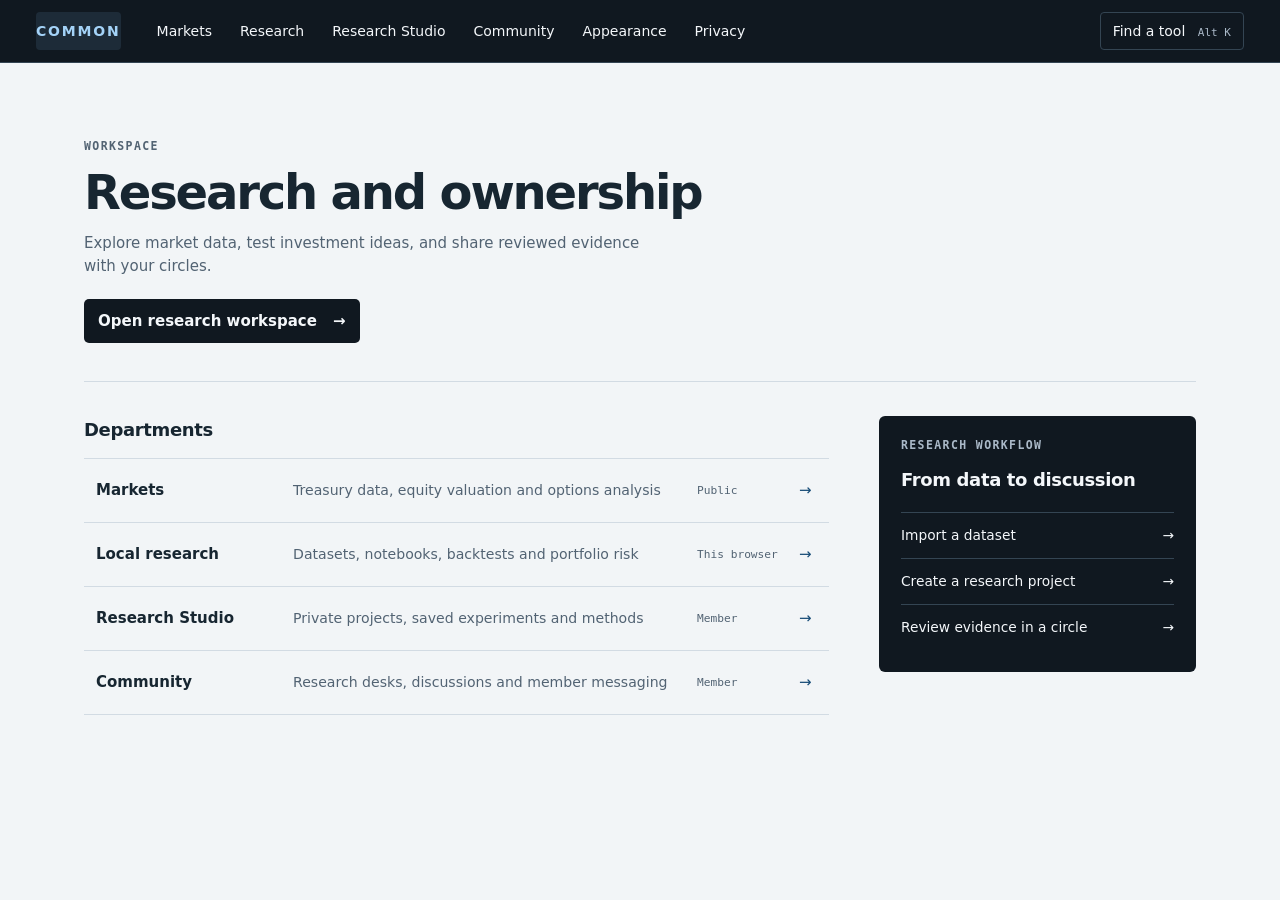
<file: docs/index.html>
<!doctype html>
<html lang="en">
<head>
  <meta charset="utf-8">
  <meta name="viewport" content="width=device-width, initial-scale=1">
  <meta name="theme-color" content="#101820">
  <title>COMMON — Research &amp; Ownership</title>
  <link rel="stylesheet" href="./shared/shell.css">
  <link rel="stylesheet" href="./shared/home.css">
  <script defer src="./shared/shell.js"></script>
</head>
<body class="common-index">
  <header class="common-shell" data-common-shell="home"></header>
  <main class="common-home">
    <div class="index-intro">
      <p class="home-label">Workspace</p>
      <h1>Research and ownership</h1>
      <p>Explore market data, test investment ideas, and share reviewed evidence with your circles.</p>
      <a class="home-primary" href="./workspace/#research">Open research workspace <span aria-hidden="true">→</span></a>
    </div>
    <div class="index-grid">
      <section class="department-index" aria-labelledby="departments-title">
        <h2 id="departments-title">Departments</h2>
        <ul class="common-tools">
          <li><a href="./terminal/"><strong>Markets</strong><span>Treasury data, equity valuation and options analysis</span><small>Public</small><i aria-hidden="true">→</i></a></li>
          <li><a href="./workspace/#research"><strong>Local research</strong><span>Datasets, notebooks, backtests and portfolio risk</span><small>This browser</small><i aria-hidden="true">→</i></a></li>
          <li><a href="./lab/"><strong>Research Studio</strong><span>Private projects, saved experiments and methods</span><small>Member</small><i aria-hidden="true">→</i></a></li>
          <li><a href="./live/"><strong>Community</strong><span>Research desks, discussions and member messaging</span><small>Member</small><i aria-hidden="true">→</i></a></li>
        </ul>
      </section>
      <aside class="research-path" aria-labelledby="workflow-title">
        <p class="home-label">Research workflow</p>
        <h2 id="workflow-title">From data to discussion</h2>
        <ul>
          <li><a href="./workspace/#datasets">Import a dataset <span aria-hidden="true">→</span></a></li>
          <li><a href="./workspace/#research">Create a research project <span aria-hidden="true">→</span></a></li>
          <li><a href="./live/">Review evidence in a circle <span aria-hidden="true">→</span></a></li>
        </ul>
      </aside>
    </div>
  </main>
</body>
</html>
</file>
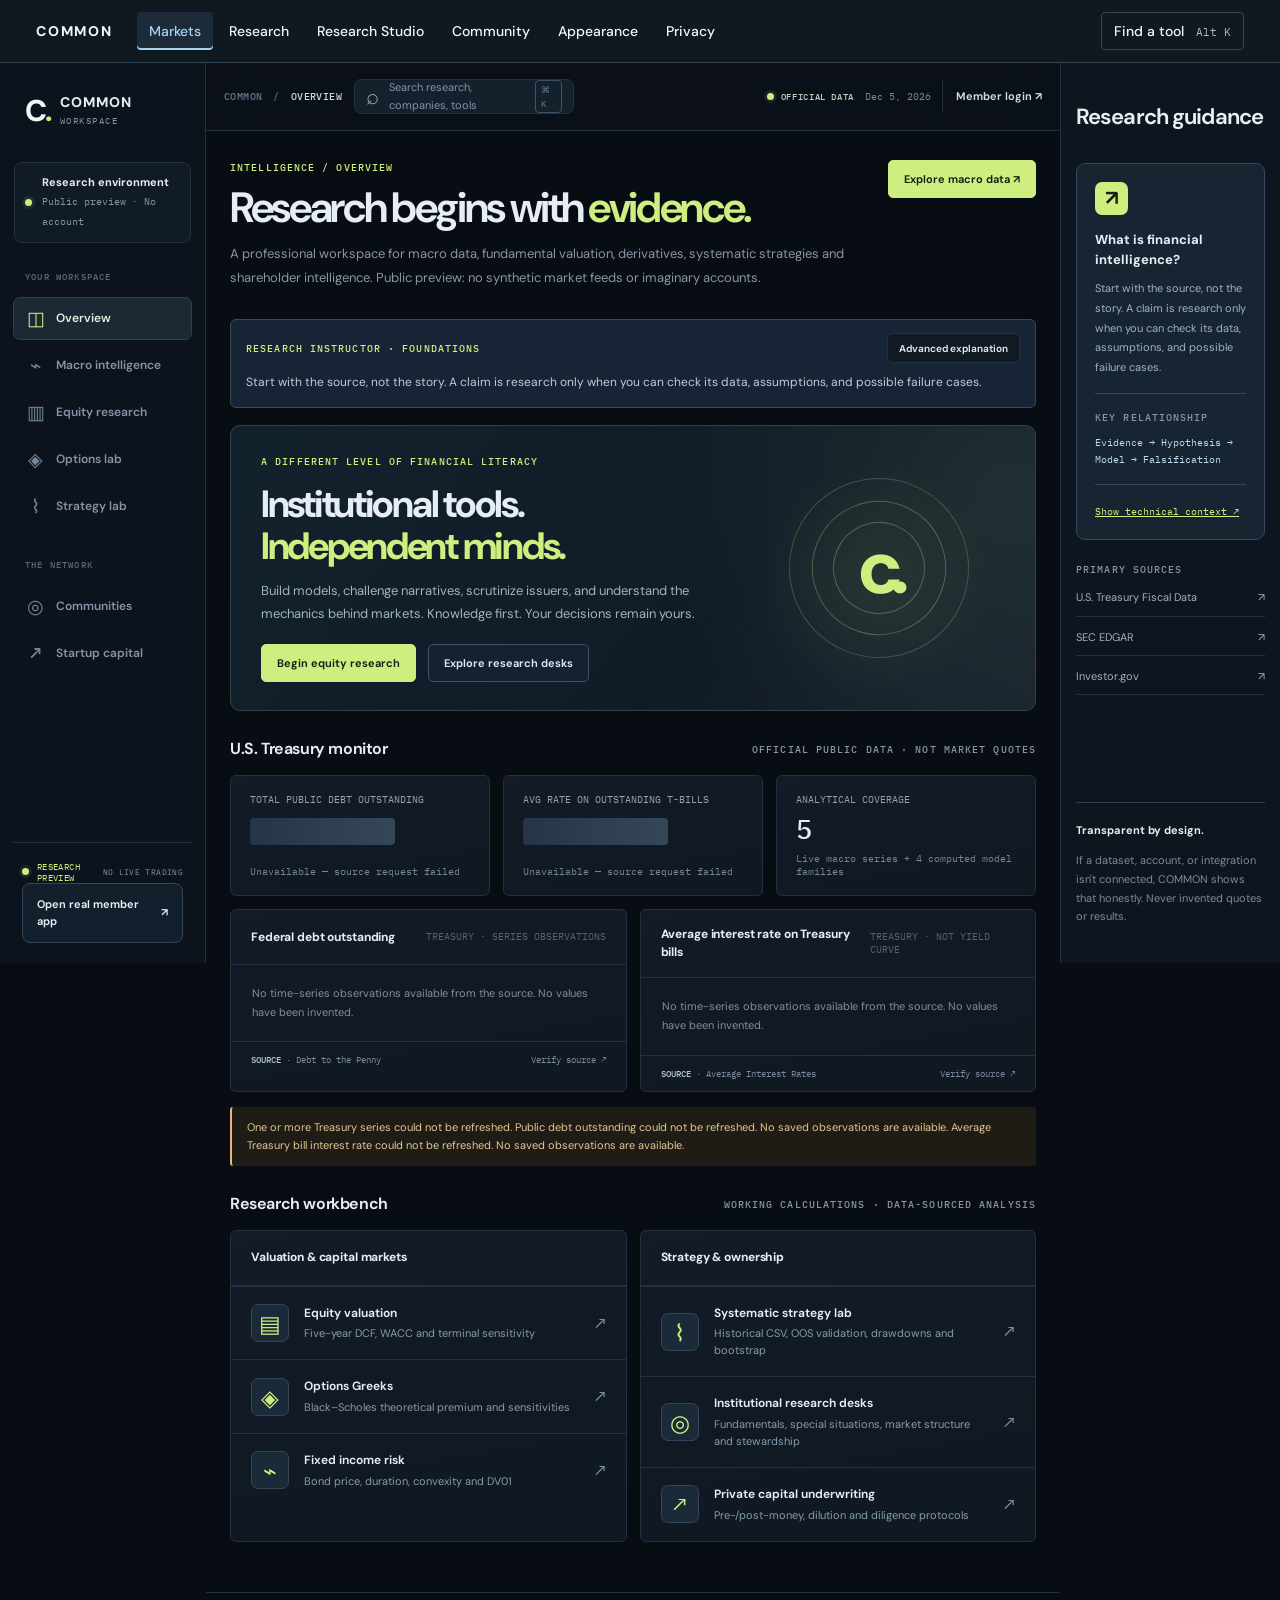
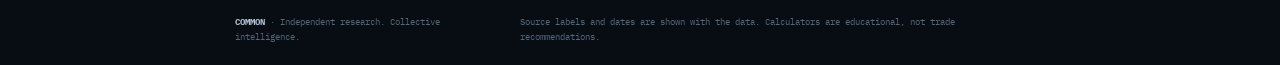
<file: docs/terminal/index.html>
<!doctype html>
<html lang="en"><head>
<meta charset="utf-8"><meta name="viewport" content="width=device-width,initial-scale=1,viewport-fit=cover">
<meta name="theme-color" content="#090e14">
<meta name="description" content="COMMON — Professional research, economic data, quantitative tools, shareholder communities and startup discovery.">
<title>COMMON — Financial Intelligence</title>
<link rel="preconnect" href="https://fonts.googleapis.com">
<link rel="preconnect" href="https://fonts.gstatic.com" crossorigin>
<link href="https://fonts.googleapis.com/css2?family=DM+Sans:wght@400;450;500;550;600;650;700;750;800&family=IBM+Plex+Mono:wght@400;500;600&display=swap" rel="stylesheet">
<link rel="stylesheet" href="./terminal.css">
<script defer src="../lab/research-engine.js"></script>
<script defer src="./analytics.js"></script>
<script defer src="../shared/shell.js"></script>
<script defer src="./terminal.js"></script>
<link rel="stylesheet" href="../shared/shell.css">
<link rel="stylesheet" href="../shared/departments.css">
</head><body>
<header class="common-shell" data-common-shell="terminal"></header>

<div id="app">
 <aside class="sidebar" aria-label="Workspace">
  <a class="brand" href="./"><span class="logo">C<span class="logo-dot">.</span></span><span class="brand-text">COMMON <span>WORKSPACE</span></span></a>
  <div class="sidebar-workspace"><span class="status-light"></span><div><strong>Research environment</strong><small>Public preview · No account</small></div></div>
  <nav class="side-nav" aria-label="Main navigation">
   <div class="nav-label">YOUR WORKSPACE</div>
   <button class="navlink active" data-go="overview"><span class="nav-ico">◫</span> Overview </button>
   <button class="navlink" data-go="macro"><span class="nav-ico">⌁</span> Macro intelligence </button>
   <button class="navlink" data-go="equities"><span class="nav-ico">▥</span> Equity research </button>
   <button class="navlink" data-go="options"><span class="nav-ico">◈</span> Options lab </button>
   <button class="navlink" data-go="strategies"><span class="nav-ico">⌇</span> Strategy lab </button>
   <div class="nav-label nav-gap">THE NETWORK</div>
   <button class="navlink" data-go="communities"><span class="nav-ico">◎</span> Communities </button>
   <button class="navlink" data-go="venture"><span class="nav-ico">↗</span> Startup capital </button>
  </nav>
  <div class="side-bottom"><div class="pills"><span class="pulse-dot"></span> RESEARCH PREVIEW <span class="secure">NO LIVE TRADING</span></div><a href="../live/" class="secondary-action">Open real member app <span>↗</span></a></div>
 </aside>
 <div class="workspace">
  <header class="topbar">
   <div class="mobile-mark"><span class="logo">C<span class="logo-dot">.</span></span><span>COMMON</span></div>
   <div class="workspace-path"><span>COMMON</span><b>/</b><strong id="current-path">OVERVIEW</strong></div>
   <button class="command-button" id="command-open" aria-label="Search navigation and research tools"><span class="search-symbol">⌕</span><span class="command-hint">Search research, companies, tools</span><kbd>⌘ K</kbd></button>
   <div class="top-meta"><span class="live-status"><span class="status-light"></span> OFFICIAL DATA</span><span class="date-stamp" id="today">—</span><a href="../live/" class="top-signin">Member login ↗</a></div>
  </header>
  <div class="mobile-nav" id="mobile-nav" aria-label="Navigate COMMON"></div>
  <main class="main-view" id="main-view" tabindex="-1" aria-live="polite"></main>
  <footer class="footer"><div><strong>COMMON</strong> · Independent research. Collective intelligence.</div><div>Source labels and dates are shown with the data. Calculators are educational, not trade recommendations.</div></footer>
 </div>
 <aside class="right-rail" aria-label="Research guidance">
  <div class="rail-intro"><h3>Research guidance</h3></div>
  <div class="coach-box" id="coach-box"></div>
  <div class="rail-links"><span class="eyebrow">PRIMARY SOURCES</span><a href="https://fiscaldata.treasury.gov/" target="_blank" rel="noopener noreferrer">U.S. Treasury Fiscal Data <span>↗</span></a><a href="https://www.sec.gov/edgar/search/" target="_blank" rel="noopener noreferrer">SEC EDGAR <span>↗</span></a><a href="https://www.investor.gov/" target="_blank" rel="noopener noreferrer">Investor.gov <span>↗</span></a></div>
  <div class="rail-note"><strong>Transparent by design.</strong><p>If a dataset, account, or integration isn't connected, COMMON shows that honestly. Never invented quotes or results.</p></div>
 </aside>
</div>
<div class="cmd-backdrop hidden" id="command-dialog" aria-hidden="true"><div class="cmd-dialog" role="dialog" aria-modal="true" aria-label="Jump to a tool"><div class="cmd-search"><span>⌕</span><input id="command-input" type="search" aria-label="Search market tools" placeholder="Go to research tool or company…" autocomplete="off"><button id="command-close" aria-label="Close command search">ESC</button></div><div class="cmd-results" id="command-results"></div><div class="cmd-foot">Navigate using ↑ ↓ and Enter · No account needed for public research</div></div></div>
<div class="toast" id="toast" role="status" aria-live="polite"></div>
</body></html>
</file>
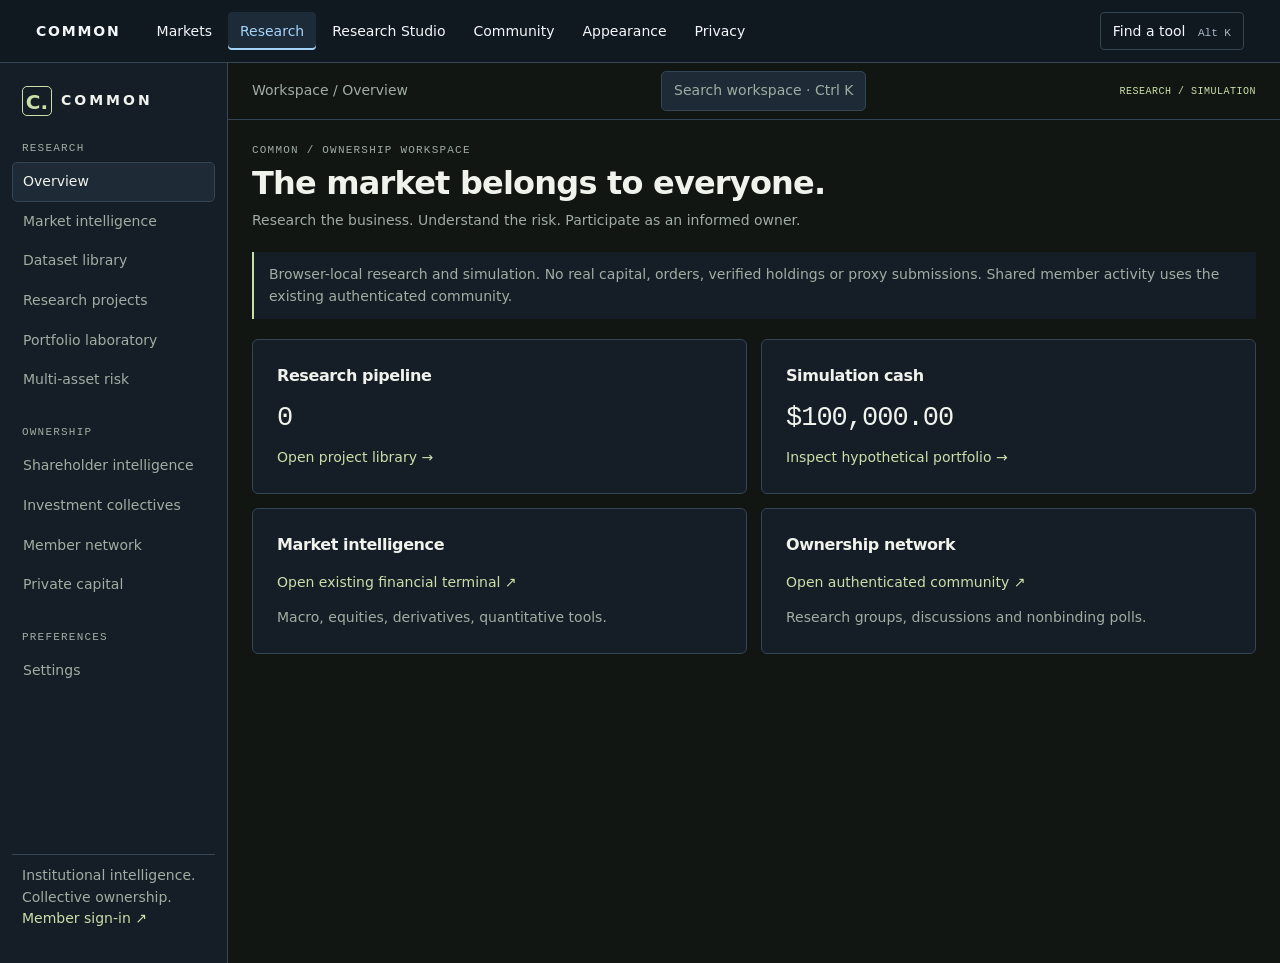
<file: docs/workspace/index.html>
<!doctype html><html lang="en"><head><meta charset="utf-8"><meta name="viewport" content="width=device-width,initial-scale=1"><meta name="theme-color" content="#111613"><title>COMMON — Ownership workspace</title><link rel="stylesheet" href="style.css"><script defer src="../lab/research-engine.js"></script><script defer src="model.js"></script><script defer src="report.js"></script><script defer src="files.js"></script><script defer src="datasets.js"></script><script defer src="risk.js"></script><script defer src="notebook.js"></script><script defer src="python-runtime.js"></script><script defer src="editor.js"></script><script defer src="../shared/research-draft.js"></script>
<script defer src="report-controls.js"></script><script defer src="project-bundle.js"></script><script defer src="app.js"></script><link rel="stylesheet" href="../shared/shell.css">
<script defer src="../shared/shell.js"></script>
<link rel="stylesheet" href="../shared/departments.css">
</head><body><a class="skip" href="#main">Skip to content</a>
<header class="common-shell" data-common-shell="workspace"></header>
<div id="app"></div><dialog id="dialog"></dialog><div id="notice" role="status" aria-live="polite"></div></body></html>
</file>
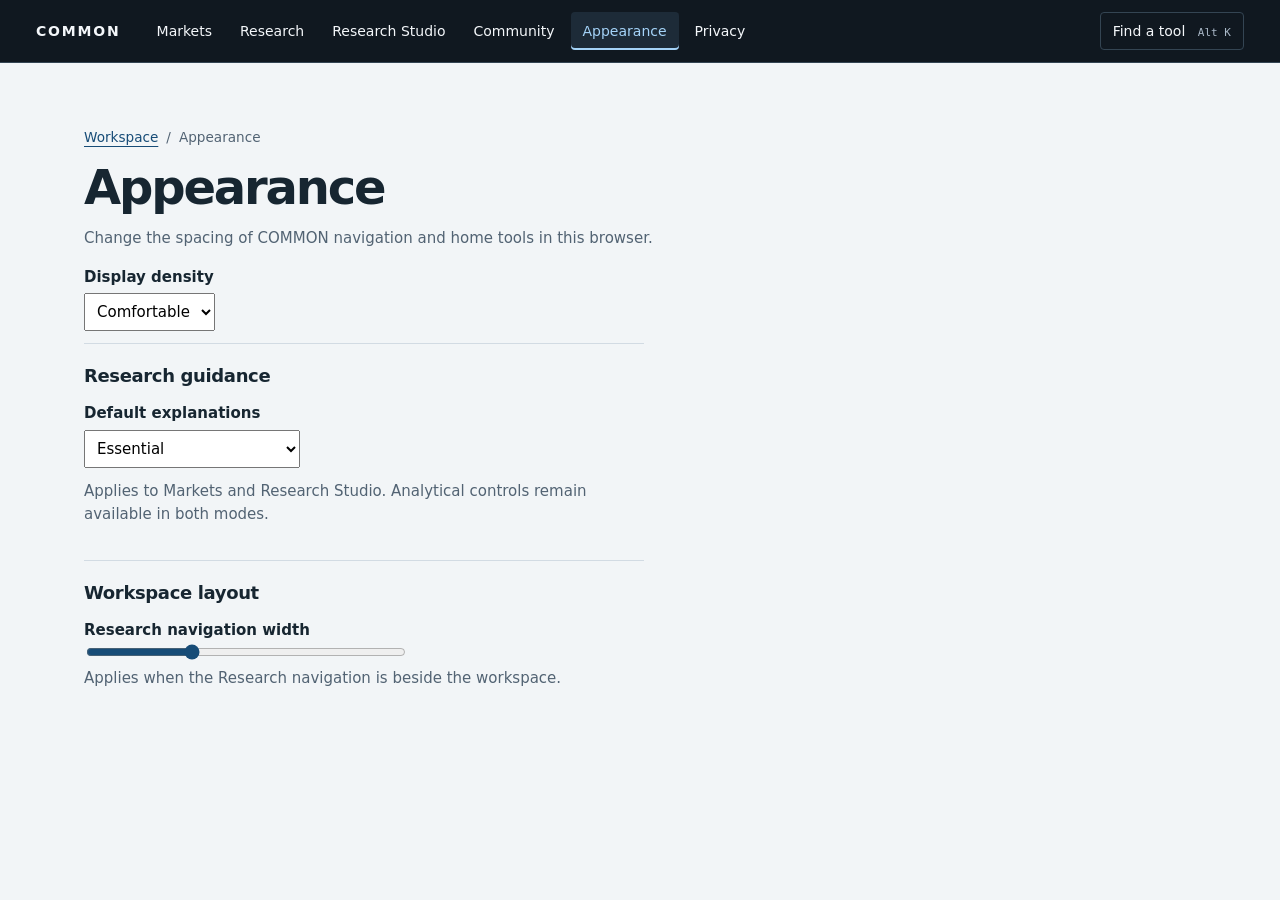
<file: docs/settings/appearance/index.html>
<!doctype html>
<html lang="en">
<head>
  <meta charset="utf-8">
  <meta name="viewport" content="width=device-width, initial-scale=1">
  <title>Appearance · COMMON</title>
  <link rel="stylesheet" href="../../shared/shell.css">
  <link rel="stylesheet" href="../../shared/home.css">
  <script defer src="../../shared/shell.js"></script>
</head>
<body>
  <header class="common-shell" data-common-shell="appearance"></header>
  <main class="common-home">
    <nav class="settings-path" aria-label="Settings location"><a href="../../">Workspace</a> <span aria-hidden="true">/</span> Appearance</nav>
    <h1>Appearance</h1>
    <p>Change the spacing of COMMON navigation and home tools in this browser.</p>
    <label for="common-density">Display density</label>
    <select id="common-density">
      <option value="comfortable">Comfortable</option>
      <option value="compact">Compact</option>
    </select>
    <section class="appearance-group" aria-labelledby="guidance-title">
      <h2 id="guidance-title">Research guidance</h2>
      <label for="common-guidance">Default explanations</label>
      <select id="common-guidance">
        <option value="essential">Essential</option>
        <option value="advanced">Advanced methodology</option>
      </select>
      <p>Applies to Markets and Research Studio. Analytical controls remain available in both modes.</p>
    </section>
    <section class="appearance-group" aria-labelledby="layout-title">
      <h2 id="layout-title">Workspace layout</h2>
      <label for="common-sidebar">Research navigation width</label>
      <input id="common-sidebar" type="range" min="184" max="320" step="4" aria-describedby="width-hint">
      <p id="width-hint">Applies when the Research navigation is beside the workspace.</p>
    </section>
    <p id="common-preference-status" role="status"></p>
  </main>
</body>
</html>
</file>
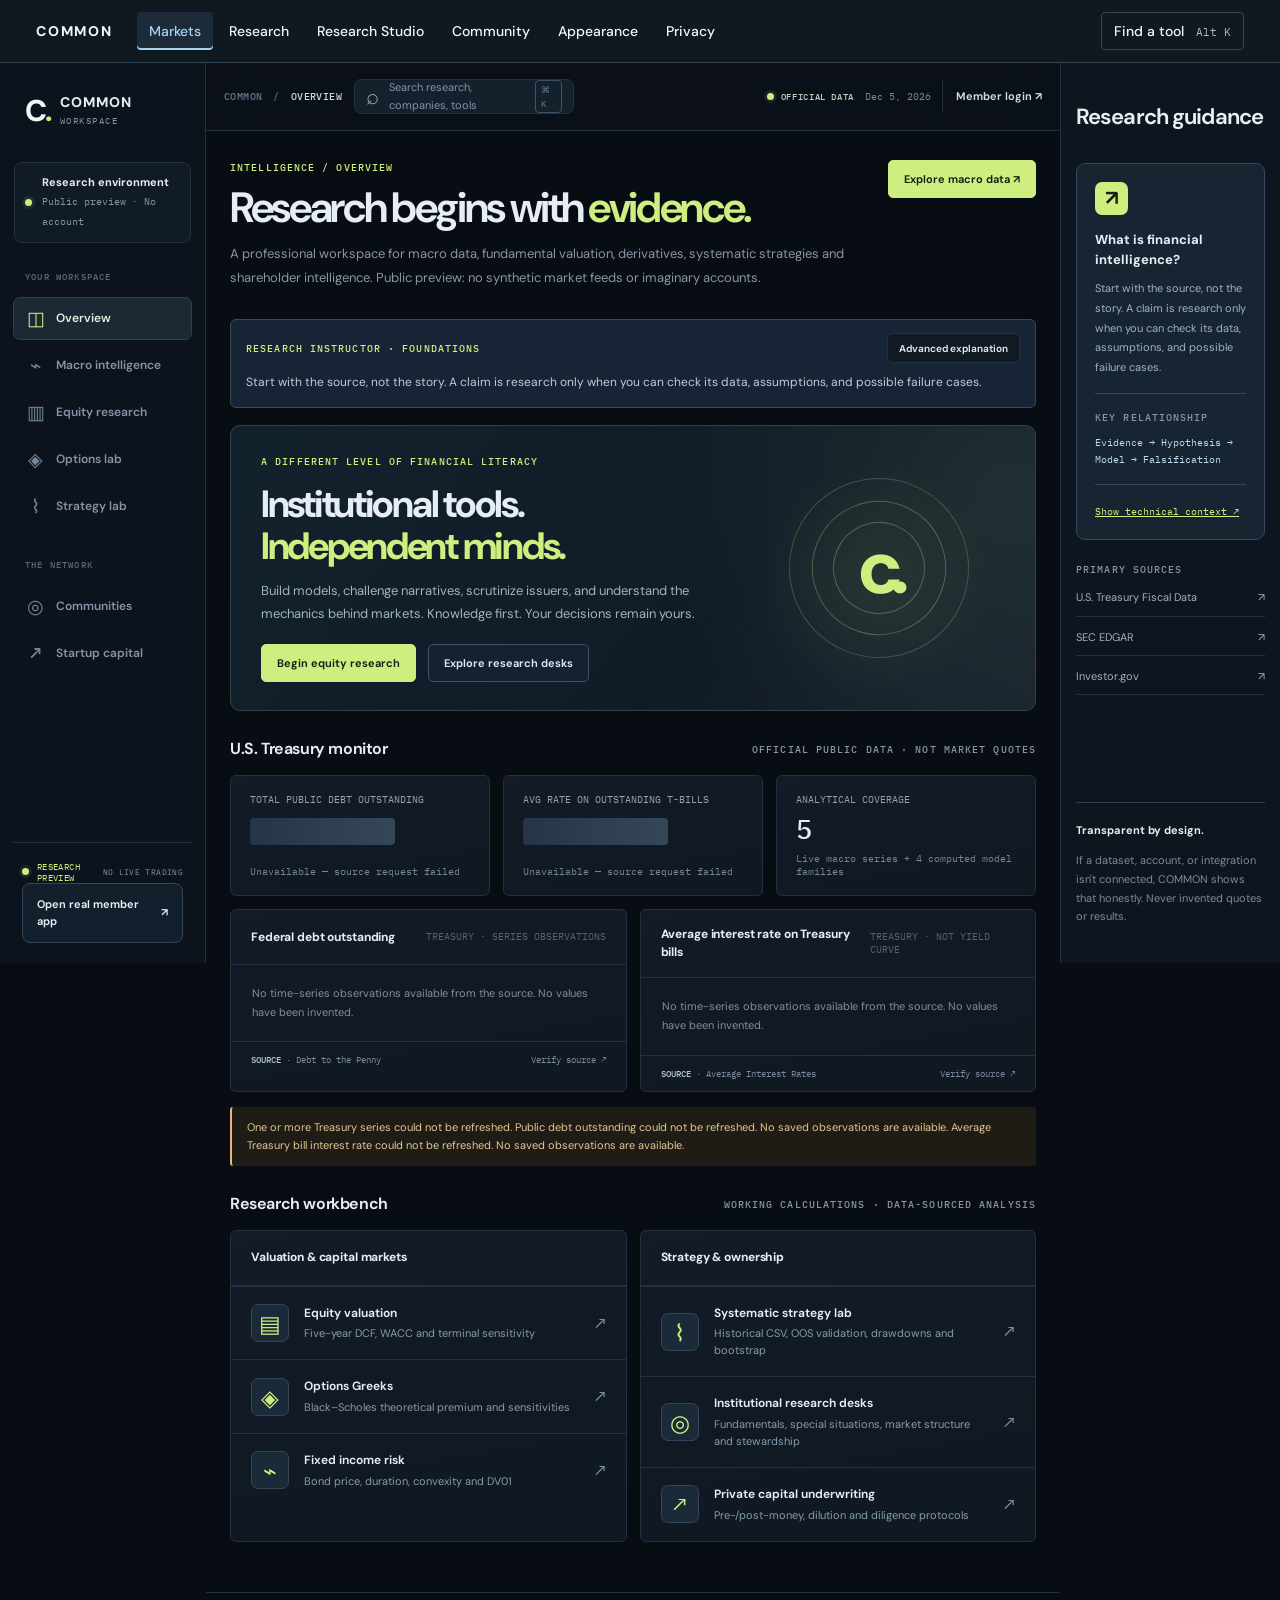
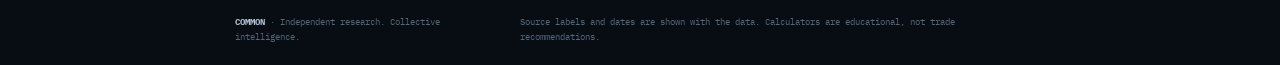
<file: docs/preview.html>
<!doctype html>
<html lang="en"><head>
<meta charset="utf-8"><meta name="viewport" content="width=device-width,initial-scale=1,viewport-fit=cover">
<meta name="robots" content="noindex,nofollow">
<meta name="theme-color" content="#080d13">
<meta name="description" content="COMMON Financial Intelligence — quantitative research and investing education.">
<title>COMMON — Financial Intelligence</title>
<meta http-equiv="refresh" content="0;url=./terminal/">
<script>location.replace(new URL('./terminal/',location.href).href)</script>
</head><body style="font:16px system-ui;background:#080d13;color:#eef3fb;padding:24px">
<p>Opening the COMMON Financial Intelligence workspace… <a style="color:#d0ee7f" href="./terminal/">Open it here</a>.</p>
</body></html>
</file>
<file: docs/shared/shell.css>
:root {
  --common-chrome: #101820;
  --common-ink: #f4f7fa;
  --common-muted: #aab9c8;
  --common-line: #344553;
  --common-accent: #a4d3f8;
  --common-space: 12px;
  --common-font: "DM Sans", Inter, system-ui, sans-serif;
  --common-mono: "IBM Plex Mono", ui-monospace, monospace;
  --common-paper: #f2f5f7;
  --common-text: #172631;
  --common-subtle: #526373;
  --common-divider: #d2dbe3;
  --common-link: #174c77;
}
:root[data-common-density="compact"] { --common-space: 8px; }

.common-shell {
  display: flex;
  flex-wrap: wrap;
  align-items: center;
  gap: var(--common-space);
  padding: var(--common-space) clamp(12px, 3vw, 36px);
  background: var(--common-chrome);
  color: var(--common-ink);
  border-bottom: 1px solid var(--common-line);
  font: 500 14px/1.35 var(--common-font);
}
.common-shell nav { display: flex; flex: 1; flex-wrap: wrap; gap: 4px; }
.common-shell a, .common-search a {
  display: inline-flex;
  align-items: center;
  min-height: 38px;
  padding: 4px var(--common-space);
  color: var(--common-ink);
  text-decoration: none;
}
.common-shell .common-brand { font-weight: 750; letter-spacing: .08em; padding-inline: 0; }
.common-shell a:hover, .common-shell a[aria-current], .common-search a:hover {
  color: var(--common-accent);
  background: #1d2b38;
  border-radius: 4px;
}
.common-shell button, .common-search button, .common-search input {
  min-height: 38px;
  font: inherit;
  color: var(--common-ink);
  background: var(--common-chrome);
  border: 1px solid var(--common-line);
  border-radius: 4px;
  padding: 4px var(--common-space);
}
.common-shell button, .common-search button { cursor: pointer; }
.common-shell :focus-visible, .common-search :focus-visible { outline: 2px solid var(--common-accent); }
.common-search {
  position: fixed;
  inset: 0;
  margin: auto;
  box-sizing: border-box;
  width: min(32rem, calc(100vw - 24px));
  max-height: calc(100dvh - 24px);
  overflow: auto;
  padding: 20px;
  background: var(--common-chrome);
  color: var(--common-ink);
  border: 1px solid var(--common-line);
  border-radius: 6px;
  font: 14px/1.4 var(--common-font);
}
.common-search::backdrop { background: #0009; }
.common-search h2 { color: inherit; font: 650 1.4rem var(--common-font); }
.common-search form { float: right; margin: 0; }
.common-search label, .common-search input { display: block; }
.common-search input { width: 100%; box-sizing: border-box; margin-block: 6px; }
.common-search ul { list-style: none; margin: 12px 0 0; padding: 0; }
.common-search li + li { border-top: 1px solid var(--common-line); }

@media (max-width: 650px) {
  .common-shell { justify-content: space-between; }
  .common-shell nav { order: 1; flex-basis: 100%; }
  .common-shell nav a { min-height: 44px; }
}

.common-shell nav a[aria-current] { box-shadow: inset 0 -2px var(--common-accent); }
.common-shell .common-brand { letter-spacing: .13em; margin-right: 12px; }
.common-shell button:hover { border-color: var(--common-accent); }
.common-shell kbd { font: .69rem var(--common-mono); color: var(--common-muted); margin-left: 8px; }
.common-search a { width: 100%; }
</file>
<file: docs/shared/home.css>
* { box-sizing: border-box; }
body { margin: 0; background: var(--common-paper); color: var(--common-text); font: 15px/1.55 var(--common-font); }
.common-home { max-width: 1240px; margin-inline: auto; padding: clamp(24px, 5vw, 64px) clamp(20px, 5vw, 64px); }
.common-home h1 { font-size: clamp(2rem, 4vw, 3rem); letter-spacing: -.045em; line-height: 1.08; margin: 0 0 13px; font-weight: 650; }
.common-home h2 { font-size: 1.125rem; letter-spacing: -.02em; margin: 0; font-weight: 650; }
.common-home a { color: var(--common-link); text-underline-offset: 4px; }
.common-home :focus-visible { outline: 2px solid var(--common-link); outline-offset: 4px; }
.common-home p { max-width: 60ch; margin: 0 0 16px; color: var(--common-subtle); }
.common-home label { display: block; font-weight: 600; }
.common-home select { font: inherit; padding: 8px; margin-block: 4px 12px; }
.index-intro { padding-block: 12px 38px; border-bottom: 1px solid var(--common-divider); }
.common-home .home-label { text-transform: uppercase; letter-spacing: .12em; font: 600 .72rem var(--common-mono); margin-bottom: 14px; }
.common-home .home-primary { display: inline-flex; align-items: center; min-height: 44px; gap: 16px; padding: 8px 14px; margin-top: 5px; border-radius: 5px; background: var(--common-chrome); color: var(--common-ink); text-decoration: none; font-weight: 600; }
.common-home .home-primary:hover { background: #253444; }
.index-grid { display: grid; grid-template-columns: minmax(0, 2.35fr) minmax(220px, 1fr); gap: clamp(24px, 4vw, 50px); margin-top: 34px; }
.department-index { min-width: 0; }
.common-tools { list-style: none; padding: 0; margin: 14px 0 0; border-top: 1px solid var(--common-divider); }
.common-tools a { display: grid; grid-template-columns: minmax(108px, .85fr) minmax(0, 1.8fr) 90px 18px; align-items: center; gap: 12px; min-height: 64px; padding: 9px 12px; border-bottom: 1px solid var(--common-divider); text-decoration: none; color: var(--common-text); }
.common-tools a:hover { background: #e8eef3; }
.common-tools span { color: var(--common-subtle); font-size: .88rem; }
.common-tools small { color: var(--common-subtle); font: .7rem var(--common-mono); }
.common-tools i { color: var(--common-link); font-style: normal; }
.research-path { background: var(--common-chrome); color: var(--common-ink); border-radius: 6px; padding: 22px; align-self: start; }
.research-path .home-label { color: var(--common-muted); }
.research-path ul { list-style: none; padding: 0; margin: 18px 0 0; }
.research-path a { display: flex; justify-content: space-between; align-items: center; min-height: 46px; gap: 12px; border-top: 1px solid var(--common-line); color: var(--common-ink); text-decoration: none; font-size: .86rem; }
.research-path a:hover { color: var(--common-accent); }
.research-path a:focus-visible { outline-color: var(--common-accent); }
@media (max-width: 760px) {
  .index-grid { grid-template-columns: 1fr; }
  .common-tools a { grid-template-columns: minmax(0, 1fr) auto 18px; gap: 4px 10px; }
  .common-tools span { grid-row: 2; grid-column: 1 / -1; }
}
.settings-path { display: flex; gap: 8px; margin-bottom: 14px; color: var(--common-subtle); font-size: .85rem; }
.appearance-group { max-width: 560px; padding-block: 18px; border-top: 1px solid var(--common-divider); }
.appearance-group h2 { margin-bottom: 12px; }
.appearance-group input[type=range] { width: min(100%, 320px); accent-color: var(--common-link); }
</file>
<file: docs/terminal/terminal.css>
:root{color-scheme:dark;--bg:#080d13;--panel:#0e151f;--panel-2:#121b27;--panel-hi:#182331;--stroke:#223041;--stroke2:#2b3d50;--ink:#e7edf4;--muted:#8795a7;--dim:#526478;--lime:#d0ee7f;--teal:#80cfcb;--blue:#91b5f7;--orange:#eab67e;--red:#ee8d8f;--font:'DM Sans',system-ui,-apple-system,sans-serif;--mono:'IBM Plex Mono',ui-monospace,monospace}
*{box-sizing:border-box}html{scroll-behavior:smooth}body{margin:0;background:var(--bg);color:var(--ink);font:13px/1.55 var(--font);-webkit-font-smoothing:antialiased}button,input,select,textarea{font:inherit}button,a{ -webkit-tap-highlight-color:transparent }button{cursor:pointer}a{color:inherit;text-decoration:none}button:focus-visible,a:focus-visible,input:focus-visible,select:focus-visible,textarea:focus-visible{outline:2px solid var(--lime);outline-offset:3px}.hidden{display:none!important}::selection{background:#b5ee7e;color:#061019}.mono,kbd,.number{font-family:var(--mono);font-variant-numeric:tabular-nums}.positive{color:var(--lime)}.negative{color:var(--red)}.muted{color:var(--muted)}.eyebrow{font:500 10px/1.5 var(--mono);letter-spacing:.11em;color:var(--muted);text-transform:uppercase}.tiny{font:400 10px/1.6 var(--mono);color:var(--muted)}
#app{min-height:100vh;display:grid;grid-template-columns:224px minmax(0,1fr) 244px}
.sidebar{position:sticky;top:0;height:100dvh;min-height:670px;background:#0c131c;border-right:1px solid var(--stroke);display:flex;flex-direction:column;padding:25px 13px 17px;z-index:12}
.brand{padding:0 12px;display:flex;align-items:center;gap:11px;height:45px;margin-bottom:29px}.logo{font:800 30px/.9 var(--font);letter-spacing:-.1em;white-space:nowrap;color:#eff5f9}.logo-dot{color:var(--lime);margin-left:1px}.brand-text{font-size:14px;font-weight:800;line-height:1.12;letter-spacing:.075em}.brand-text span{display:block;margin-top:4px;font:400 9px var(--mono);letter-spacing:.16em;color:var(--muted)}
.sidebar-workspace{display:flex;align-items:center;gap:10px;border:1px solid var(--stroke);border-radius:8px;padding:11px 10px;margin:0 1px 28px;background:#111b26}.sidebar-workspace strong{display:block;font-size:11px;white-space:nowrap;font-weight:700}.sidebar-workspace small{font:10px var(--mono);color:var(--muted)}.side-chevron{margin-left:auto;color:#597084}
.status-light,.pulse-dot{width:7px;height:7px;background:var(--lime);border-radius:50%;display:inline-block;flex-shrink:0;box-shadow:0 0 0 3px #b7e47518}
.side-nav{display:flex;flex-direction:column;gap:4px}.nav-label{font:500 9px/1.4 var(--mono);letter-spacing:.13em;color:#59697c;margin:0 12px 9px}.nav-gap{margin-top:27px}.navlink{width:100%;padding:11px 12px;border:1px solid transparent;border-radius:7px;background:transparent;color:#8594a8;display:flex;align-items:center;gap:11px;text-align:left;font-weight:600;font-size:12px;transition:background .16s,color .16s,border .16s}
.navlink:hover{background:#162131;color:#eaf1f8}.navlink.active{background:#1b2934;color:#e4f1df;border-color:#2e423f}.navlink.active .nav-ico{color:var(--lime)}.nav-ico{font:500 19px/1 var(--mono);width:19px;text-align:center;color:#718698}.nav-shortcut{margin-left:auto;font:10px var(--mono);color:#536679}
.side-bottom{margin-top:auto;padding:18px 9px 3px;border-top:1px solid var(--stroke)}.pills{font:9px var(--mono);letter-spacing:.04em;color:var(--lime);display:flex;align-items:center;gap:8px}.secure{margin-left:auto;color:var(--muted);font-size:8px;white-space:nowrap}.side-bottom p{margin:15px 0 20px;color:var(--muted);line-height:1.8;font-size:12px}.side-bottom p strong{color:var(--ink)}.secondary-action{display:flex;align-items:center;justify-content:space-between;padding:12px 14px;border:1px solid #34475c;background:#131f2c;border-radius:8px;font-weight:650;font-size:11px}.secondary-action:hover{border-color:var(--lime);color:var(--lime)}
.workspace{min-width:0;display:flex;flex-direction:column}.topbar{height:68px;border-bottom:1px solid var(--stroke);display:flex;align-items:center;gap:25px;padding:0 28px;position:sticky;top:0;background:#0b111aeb;backdrop-filter:blur(18px);z-index:10}
.workspace-path{display:flex;align-items:center;gap:11px;font:500 10px var(--mono);white-space:nowrap;letter-spacing:.04em}.workspace-path span{color:#647b91}.workspace-path b{color:#3d536a}.workspace-path strong{font-weight:500;color:#cbd9e5}
.command-button{display:flex;align-items:center;gap:10px;padding:0 11px;min-width:185px;width:min(350px,37vw);height:35px;background:#14202b;border:1px solid var(--stroke);border-radius:7px;text-align:left;color:#8294a5;font-size:11px}.command-button:hover{border-color:#466075}.search-symbol{font:22px/1 var(--font);color:#99adbd}.command-button kbd{margin-left:auto;color:#637c91;border:1px solid #3e5368;border-radius:4px;padding:2px 5px;font-size:9px}.top-meta{display:flex;align-items:center;gap:18px;margin-left:auto;white-space:nowrap}.live-status{font:500 9px var(--mono);letter-spacing:.07em;display:flex;gap:7px;align-items:center;color:#b8d5bd}.date-stamp{font:10px var(--mono);color:#73899c}.top-signin{padding:8px 0 8px 13px;border-left:1px solid var(--stroke);font-size:11px;font-weight:650;color:#d0dce7}.top-signin:hover{color:var(--lime)}.mobile-mark,.mobile-nav{display:none}
.main-view{padding:36px clamp(20px,3.3vw,52px) 72px;flex:1;max-width:1450px;width:100%;margin:0 auto;outline:none}.screen-header{display:flex;gap:16px;align-items:flex-start;justify-content:space-between;margin:0 0 30px}.screen-header .eyebrow{color:var(--lime)}.screen-header h1{font-size:clamp(26px,3.2vw,38px);line-height:1.12;letter-spacing:-.055em;margin:9px 0 11px;font-weight:650}.screen-header h1 em{color:var(--lime);font-style:normal}.screen-header p{margin:0;max-width:675px;font-size:13px;line-height:1.8;color:var(--muted)}.screen-actions{display:flex;align-items:center;gap:10px}
.btn{border:1px solid #405269;border-radius:7px;background:#16212f;color:#dde8f1;padding:11px 15px;font:650 11px var(--font);display:inline-flex;align-items:center;justify-content:center;gap:9px;min-height:37px;white-space:nowrap}.btn:hover{border-color:#96a9b7;background:#1f2d3a}.btn-primary{background:var(--lime);border-color:var(--lime);color:#122015}.btn-primary:hover{background:#dcff96;border-color:#dcff96}.btn-muted{background:#111923;border-color:var(--stroke)}.btn:disabled{opacity:.45;cursor:not-allowed}.btn.small{padding:7px 11px;min-height:30px;font-size:10px}.row{display:flex;gap:12px;align-items:center}.space{display:flex;justify-content:space-between;align-items:center;gap:15px}.grid{display:grid;gap:13px}.grid-2{grid-template-columns:repeat(2,minmax(0,1fr))}.grid-3{grid-template-columns:repeat(3,minmax(0,1fr))}.grid-4{grid-template-columns:repeat(4,minmax(0,1fr))}
.surface{background:linear-gradient(170deg,#121b26 0%,#101822 100%);border:1px solid var(--stroke);border-radius:10px;min-width:0;overflow:hidden}.surface-inner{padding:19px 21px}.surface-header{padding:15px 20px;border-bottom:1px solid var(--stroke);display:flex;align-items:center;justify-content:space-between;gap:10px;min-height:55px}.surface-header h2,.surface-header h3{font-size:12px;font-weight:750;margin:0;letter-spacing:-.01em}.surface-header .meta{font:10px var(--mono);color:var(--dim)}.subsurface{background:#0a121b;border:1px solid #23303e;border-radius:8px}.section-label{font:500 9px var(--mono);color:#7692a7;letter-spacing:.14em}.section-head{display:flex;justify-content:space-between;align-items:center;gap:10px;margin:26px 0 13px}.section-head h2{font-size:16px;letter-spacing:-.025em;font-weight:650;margin:0}.text-link{color:var(--lime);font:500 10px var(--mono);white-space:nowrap}.text-link:hover{text-decoration:underline}.tag{font:500 9px/1.2 var(--mono);border:1px solid #324355;color:#9eb2c4;padding:6px 8px;border-radius:5px;white-space:nowrap;display:inline-flex;align-items:center;gap:7px}.tag.good{border-color:#3a5545;color:#bbdf8e;background:#29413049}.tag.warn{border-color:#66513c;color:#f0c491;background:#4e382b46}.tag.blue{border-color:#3b516b;color:#9bbef3;background:#23364a44}.data-note{font-size:11px;color:#7e8fa2;line-height:1.75}.data-note a{color:var(--blue);text-decoration:underline;text-underline-offset:2px}.source-line{border-top:1px solid #243141;display:flex;justify-content:space-between;gap:12px;flex-wrap:wrap;padding:12px 20px;font:9px var(--mono);color:#7a8ba0}.source-line strong{color:#b1c5d3;font-weight:500}
.hero{min-height:218px;background:radial-gradient(circle at 96% 25%,#354b3e63,transparent 42%),linear-gradient(130deg,#12222c,#101b27 62%,#18212e);border:1px solid #314344;border-radius:10px;padding:28px 30px;display:grid;grid-template-columns:minmax(0,1fr) minmax(200px,34%);gap:16px;align-items:center;overflow:hidden;position:relative}.hero::after{content:'';position:absolute;right:4%;top:9%;width:260px;height:260px;background:radial-gradient(circle,#bfe37714,transparent 65%);pointer-events:none}.hero h2{font-size:clamp(25px,3vw,38px);line-height:1.12;letter-spacing:-.06em;font-weight:700;margin:14px 0 12px;max-width:580px}.hero h2 em{font-style:normal;color:var(--lime)}.hero p{color:#a0b4c0;line-height:1.75;max-width:460px;margin:0 0 19px}.hero > *{z-index:1}.hero-symbol{position:relative;display:grid;place-items:center;min-height:180px}.hero-abstract{width:180px;height:180px;border:1px solid #a8dd8340;border-radius:50%;position:relative;display:grid;place-items:center;transform:rotate(-22deg)}.hero-abstract::before,.hero-abstract::after{content:'';position:absolute;inset:22px;border:1px solid #a8dd8355;border-radius:50%}.hero-abstract::after{inset:43px}.hero-abstract>span{font:750 76px var(--font);color:var(--lime);transform:rotate(22deg);letter-spacing:-.13em;line-height:1}
.stat{padding:17px 19px;min-height:113px;display:flex;flex-direction:column;gap:6px}.stat .stat-name{font:10px var(--mono);color:#93a3b5;display:flex;justify-content:space-between;gap:10px}.stat strong{font:500 clamp(19px,2.1vw,27px)/1.25 var(--mono);letter-spacing:-.045em;overflow-wrap:anywhere}.stat .stat-footer{font:10px var(--mono);color:#748698;margin-top:auto}.stat .stat-footer a{color:#8abbd0}.stat .stat-footer a:hover{text-decoration:underline}.stat-skeleton{height:27px;width:66%;background:linear-gradient(90deg,#263547,#344858,#263547);background-size:200%;animation:skeleton 1.5s linear infinite;border-radius:4px;margin:6px 0}@keyframes skeleton{to{background-position:200% 0}}
.chart-wrap{padding:13px 19px 18px}.chart-main{width:100%;height:225px;display:block;overflow:visible}.chart-main .axis-line{stroke:#2d3f4d;stroke-width:.75}.chart-main .axis-label{fill:#667e90;font:10px var(--mono)}.chart-main path.trace{stroke:var(--lime);stroke-width:2.2;fill:none;vector-effect:non-scaling-stroke}.chart-main path.area{fill:url(#macro-grad);stroke:none}.chart-bottom{display:flex;justify-content:space-between;align-items:center;padding:0 19px 16px;gap:12px}.segmented{display:flex;padding:3px;gap:3px;background:#0c1620;border:1px solid var(--stroke);border-radius:6px}.segmented button{background:transparent;border:0;border-radius:4px;color:var(--muted);padding:6px 9px;font:500 10px var(--mono)}.segmented button.active{background:#273842;color:var(--lime)}.chart-summary{font:10px var(--mono);color:#8fa1b1}.asset-matrix{display:grid;grid-template-columns:repeat(3,minmax(0,1fr));gap:10px;padding:16px}.asset-tile{min-width:0;text-align:left;padding:16px;border:1px solid #2b3948;background:#101923;border-radius:7px;display:flex;flex-direction:column;gap:6px;transition:border .15s,background .15s}.asset-tile:hover{border-color:#667b88;background:#182331}.asset-tile .symbol{font:600 13px var(--mono);color:#e5edf7}.asset-tile .caption{font-size:11px;color:#899aab;overflow-wrap:anywhere}.asset-tile .trail{margin-top:8px;display:flex;justify-content:space-between;gap:6px;color:var(--lime);font:10px var(--mono)}
.datarow{padding:13px 18px;border-top:1px solid var(--stroke);display:grid;grid-template-columns:minmax(0,1.2fr) minmax(0,1fr) auto;gap:12px;align-items:center}.datarow:first-child{border-top:0}.datarow strong{font-weight:700;font-size:12px}.datarow .data-description{display:block;color:var(--muted);font-size:10px;margin-top:4px}.datarow .metric{font:600 13px var(--mono);white-space:nowrap;text-align:right}.datarow .date{font:9px var(--mono);color:#647d91;text-align:right}.watchlist-row{display:flex;gap:12px;align-items:center;border-top:1px solid #263444;padding:14px 18px}.watchlist-row:first-of-type{border-top:0}.watchlist-row strong{font:600 13px var(--mono);min-width:64px}.watchlist-row span{color:#99a8b9;font-size:11px;flex:1}.watchlist-row button{border:1px solid #384b60;border-radius:5px;background:transparent;color:#a1bad0;padding:5px 8px}.watchlist-row button:hover{border-color:#b8d980;color:var(--lime)}
.input,.select,.textarea{background:#0d1620;border:1px solid #35465b;border-radius:6px;padding:12px 13px;color:var(--ink);width:100%;font-size:12px;min-width:0}.input::placeholder,.textarea::placeholder{color:#5c7287}.input:focus,.select:focus,.textarea:focus{border-color:#a4c95f;outline:1px solid #a4c95f}.textarea{resize:vertical;min-height:120px}.field{display:flex;flex-direction:column;gap:8px;font-size:11px;font-weight:650;color:#aab9c6}.field small{font:10px var(--mono);font-weight:400;color:#647a8c}.form-grid{display:grid;grid-template-columns:repeat(2,minmax(0,1fr));gap:16px}.form-actions{display:flex;align-items:center;gap:10px;margin-top:17px;flex-wrap:wrap}.slider-line{display:flex;justify-content:space-between;align-items:center;gap:14px}.range{width:100%;accent-color:var(--lime)}.field input[type=number]::-webkit-inner-spin-button{opacity:.5}
.value-row{display:grid;grid-template-columns:repeat(4,minmax(0,1fr));gap:1px;background:#273746;border:1px solid var(--stroke);border-radius:8px;overflow:hidden}.value-cell{background:#131e28;padding:17px 13px;display:flex;flex-direction:column;gap:8px;min-width:0}.value-cell span{font:10px var(--mono);color:#7990a4}.value-cell strong{font:500 18px var(--mono);overflow-wrap:anywhere;letter-spacing:-.04em}.value-cell small{color:#67809b;font:9px var(--mono)}.value-cell .positive{color:var(--lime)}
.feature-link{border-top:1px solid var(--stroke);padding:17px 20px;display:flex;align-items:center;gap:15px;text-align:left;background:transparent;color:var(--ink);width:100%;border-left:0;border-right:0;border-bottom:0}.feature-link:first-child{border-top:0}.feature-link:hover{background:#192633}.feature-link .icon-box{height:38px;width:38px;border:1px solid #344559;background:#1a2a38;display:grid;place-items:center;color:var(--lime);border-radius:7px;font:23px var(--mono);flex-shrink:0}.feature-link .detail{display:flex;flex-direction:column;gap:3px;flex:1}.feature-link .detail strong{font-size:12px;font-weight:650}.feature-link .detail small{font-size:11px;color:#869caf}.feature-link .arrow{font:18px var(--mono);color:#7593a6}.feature-link:hover .arrow{color:var(--lime)}
.research-form{display:flex;gap:9px;flex-wrap:wrap}.research-form .input{flex:1;min-width:160px}.research-form .btn{flex-shrink:0}.checklist{list-style:none;padding:0;margin:0}.checklist li{border-top:1px solid var(--stroke);padding:14px 17px;display:flex;align-items:flex-start;gap:12px}.checklist li:first-child{border-top:0}.checklist input{accent-color:var(--lime);width:16px;height:16px;margin-top:4px}.checklist label{cursor:pointer;display:flex;flex-direction:column;gap:4px}.checklist strong{font-size:12px}.checklist small{font-size:11px;color:var(--muted)}.checklist-count{font:11px var(--mono);color:var(--lime)}
.warning-strip{padding:11px 15px;background:#30271890;color:#e5c693;border-left:2px solid var(--orange);font-size:11px;line-height:1.7;border-radius:3px}.info-strip{padding:13px 15px;background:#162435;border:1px solid #2c4157;color:#9eb8ca;border-radius:6px;font-size:11px;line-height:1.7}
.table-scroll{overflow-x:auto;overscroll-behavior-x:contain}.table{border-collapse:collapse;width:100%;min-width:440px;font:10px var(--mono)}.table th{text-align:right;white-space:nowrap;color:#71889f;font-weight:500;background:#0f1822;padding:12px 15px;border-bottom:1px solid var(--stroke)}.table th:first-child{text-align:left}.table td{text-align:right;padding:13px 15px;color:#a6b9c8;white-space:nowrap;border-bottom:1px solid #202f3f}.table td:first-child{text-align:left;color:var(--ink);font-weight:500}.table tr:last-child td{border-bottom:0}.table tr:hover td{background:#18242f}
.right-rail{position:sticky;top:0;height:100dvh;min-height:670px;background:#0d151e;border-left:1px solid var(--stroke);padding:31px 18px;display:flex;flex-direction:column;gap:22px}.rail-caption{font:500 9px var(--mono);letter-spacing:.16em;color:var(--lime)}.rail-intro h3{font-size:22px;letter-spacing:-.04em;line-height:1.19;font-weight:650;margin:15px 0 11px}.rail-intro h3 em{font-style:normal;color:var(--lime)}.rail-intro p{font-size:11px;line-height:1.75;color:#8294a7}.coach-box{background:#172432;border:1px solid #34495e;border-radius:9px;padding:18px}.coach-box .coach-icon{width:33px;height:33px;border-radius:7px;background:#d0ee7f;color:#162017;font:700 21px/33px var(--font);text-align:center;margin-bottom:15px}.coach-box h4{margin:0 0 9px;font-size:13px;font-weight:750}.coach-box p{font-size:11px;color:#9fb3c4;line-height:1.78;margin:0 0 15px}.coach-box .divider{height:1px;background:#344657;margin:16px 0}.coach-box .formula{font:10px/1.7 var(--mono);color:#bfdaef;overflow-wrap:anywhere}.coach-box a{color:var(--lime);font:10px var(--mono);text-decoration:underline}.rail-links{display:grid;gap:12px}.rail-links a{border-bottom:1px solid #243342;padding-bottom:9px;font-size:11px;display:flex;justify-content:space-between;color:#a0b1bf}.rail-links a:hover{color:var(--lime)}.rail-note{margin-top:auto;border-top:1px solid #304052;padding-top:17px}.rail-note strong{font-size:11px}.rail-note p{color:#7b8b9d;font-size:11px;line-height:1.7}
.footer{border-top:1px solid var(--stroke);padding:21px 29px;color:#526779;display:flex;gap:15px;justify-content:space-between;font:9px/1.7 var(--mono);margin-top:auto}.footer strong{color:#afbed0}
.cmd-backdrop{position:fixed;inset:0;background:#000b;display:flex;align-items:flex-start;justify-content:center;padding:15vh 14px 20px;z-index:60;backdrop-filter:blur(8px)}.cmd-dialog{background:#121d2a;border:1px solid #40576b;width:min(570px,100%);border-radius:10px;box-shadow:0 28px 100px #0009;overflow:hidden}.cmd-search{height:62px;display:flex;gap:14px;align-items:center;padding:0 18px;border-bottom:1px solid #334358}.cmd-search span{font:25px var(--font);color:#acc3d5}.cmd-search input{background:transparent;border:0;outline:none;color:#e7edf4;flex:1;min-width:0;font:13px var(--font)}.cmd-search button{background:#233245;border:1px solid #3a4c5e;color:#99aec0;border-radius:4px;font:10px var(--mono);padding:6px}.cmd-results{padding:10px;max-height:330px;overflow-y:auto}.cmd-results button{width:100%;padding:12px;text-align:left;background:transparent;border:0;color:#dae6ee;display:flex;align-items:center;justify-content:space-between;gap:10px;border-radius:5px;font-size:12px}.cmd-results button:hover,.cmd-results button.active{background:#243749}.cmd-results button small{color:#8296a9}.cmd-foot{border-top:1px solid #304253;padding:11px 17px;color:#788fa4;font:10px var(--mono)}.toast{position:fixed;right:24px;bottom:24px;background:#172939;border:1px solid #496274;color:#e0ebf0;padding:12px 18px;border-radius:8px;box-shadow:0 10px 60px #000a;font-size:12px;opacity:0;pointer-events:none;transform:translateY(9px);transition:.18s;z-index:90}.toast.show{opacity:1;transform:translateY(0)}
@media(max-width:1400px){#app{grid-template-columns:206px minmax(0,1fr) 220px}.topbar{gap:12px;padding:0 18px}.main-view{padding:29px 24px 50px}.right-rail{padding:26px 15px}.command-button{width:220px}.top-meta{gap:11px}}
@media(max-width:1120px){#app{grid-template-columns:206px minmax(0,1fr)}.right-rail{display:none}.main-view{max-width:1100px}.topbar{gap:16px}}
@media(max-width:810px){#app{display:block}.sidebar,.right-rail{display:none}.workspace{min-height:100dvh}.topbar{height:59px;padding:0 16px;gap:12px}.mobile-mark{display:flex;align-items:center;gap:8px;font-weight:800;letter-spacing:.045em;font-size:13px}.mobile-mark .logo{font-size:27px}.workspace-path,.date-stamp,.top-signin,.command-hint,.command-button kbd{display:none}.command-button{min-width:0;width:36px;height:36px;margin-left:auto;justify-content:center;padding:0}.top-meta{margin:0}.live-status{font-size:8px}.mobile-nav{display:flex;gap:6px;align-items:center;overflow-x:auto;padding:9px 14px;background:#0e151e;border-bottom:1px solid var(--stroke);position:sticky;top:59px;z-index:9;scrollbar-width:none}.mobile-nav::-webkit-scrollbar{display:none}.mobile-nav button{flex:none;border:1px solid #2b3948;background:#151f2b;border-radius:6px;padding:9px 12px;color:#9bb0be;white-space:nowrap;font-weight:650;font-size:11px}.mobile-nav button.active{background:#29382d;border-color:#596b47;color:var(--lime)}.main-view{padding:23px 17px 44px}.footer{padding:20px 16px;flex-direction:column;gap:5px}.screen-header{margin-bottom:22px}.screen-header h1{font-size:30px}.hero{grid-template-columns:1fr}.hero-symbol{display:none}}
@media(max-width:600px){.main-view{padding:20px 13px 36px}.screen-header{flex-direction:column}.screen-header h1{font-size:29px}.screen-header p{font-size:12px}.grid-4,.grid-3{grid-template-columns:repeat(2,minmax(0,1fr))}.grid-2{grid-template-columns:1fr}.hero{padding:22px;min-height:auto}.hero h2{font-size:28px}.hero p{font-size:12px}.stat{padding:14px 13px;min-height:100px}.stat strong{font-size:18px}.stat .stat-name,.stat .stat-footer{font-size:9px}.asset-matrix{grid-template-columns:repeat(2,minmax(0,1fr));padding:11px;gap:7px}.asset-tile{padding:12px}.surface-header{padding:12px 13px}.surface-inner{padding:16px}.chart-wrap{padding:8px 13px 9px}.chart-main{height:180px}.datarow{grid-template-columns:1fr auto}.datarow .date{grid-column:2;grid-row:2}.form-grid{grid-template-columns:1fr}.value-row{grid-template-columns:repeat(2,minmax(0,1fr))}.source-line{padding:10px 13px}.research-form .input{min-width:150px}.top-meta{display:none}}
@media(prefers-reduced-motion:reduce){*,*::before,*::after{scroll-behavior:auto!important;animation:none!important;transition:none!important}}
.source-fingerprint{overflow-wrap:anywhere}
</file>
<file: docs/shared/departments.css>
/* Shared typography and surface treatment. Department palettes keep their semantic data colors. */
body { font-family: var(--common-font); }
h1, h2, h3 { font-family: var(--common-font); letter-spacing: -.025em; }
.page-title, .lab-section-head h1, .main .head h1 { font-size: clamp(1.55rem, 2.5vw, 2rem); line-height: 1.2; }
[data-common-shell="terminal"] ~ #app .screen-header h1 { font-size: clamp(1.7rem, 3.4vw, 2.65rem); }
.surface, .panel, .lab-card { box-shadow: none; border-radius: 6px; }
.button, .field, .lab-button, .lab-input, .btn { border-radius: 5px; }
td, .metric, .value-cell strong, .lab-metric strong { font-variant-numeric: tabular-nums; }
th { text-align: start; }
.common-shell ~ :is(#root, #lab-root) {
  --paper: var(--common-paper);
  --ink: var(--common-text);
  --muted: var(--common-subtle);
  --line: var(--common-divider);
  --blue: #23557d;
  --blueDark: #153d60;
}
#root .feature-hero { background-image: none; border-radius: 6px; }
#root .auth-left { background: #101820; }
#root .auth-feature h1 { font-size: clamp(2rem, 4vw, 3.25rem); }
#lab-root .lab-hero { background-image: none; }
[data-common-shell="workspace"] ~ #app .shell {
  --panel: #151e27; --raised: #1e2a36; --line: #344553;
}
body[data-theme="light"] [data-common-shell="workspace"] ~ #app .shell {
  --panel: #fff; --raised: #e7edf2; --line: #cfdae3;
}
@media (prefers-reduced-motion: reduce) {
  *, *::before, *::after { scroll-behavior: auto !important; transition-duration: 0.01ms !important; animation-duration: 0.01ms !important; }
}
@media (min-width: 901px) {
  [data-common-shell="workspace"] ~ #app .shell { grid-template-columns: var(--common-sidebar, 228px) minmax(0, 1fr); }
}
.equity-inspector { display: grid; gap: 7px; margin-block: 10px; }
.equity-inspector input { padding: 0; min-height: 26px; accent-color: var(--accent); }
.equity-inspector output { color: var(--muted); font: 12px/1.5 var(--common-mono); }
.comparison-columns { justify-self: start; border: 1px solid var(--line); padding: 6px 10px; border-radius: 5px; background: var(--bg); }
.comparison-columns summary { cursor: pointer; }
.comparison-columns label { display: flex; gap: 8px; align-items: center; padding-block: 4px; }
.comparison-columns input { width: auto; accent-color: var(--accent); }
.comparison-columns [role=status]:not(:empty) { display: block; margin: 4px 0; }
[data-report-comparison] th button { background: transparent; border: 0; padding: 2px 0; text-align: start; }
[data-report-comparison] [aria-sort="ascending"] button::after { content: " ↑"; }
[data-report-comparison] [aria-sort="descending"] button::after { content: " ↓"; }
:root[data-common-density="compact"] [data-report-comparison] :is(th,td) { padding-block: 6px; }
@media (max-width: 1080px) {
  #app .topbar .command-button { min-width: 0; }
  #app .top-meta .date-stamp { display: none; }
}
[data-common-shell="workspace"] ~ #app .shell > div { min-width: 0; }
@media (max-width: 360px) {
  [data-common-shell="workspace"] ~ #app .top { gap: 6px; padding-inline: 12px; }
  [data-common-shell="workspace"] ~ #app .top .search { padding-inline: 6px; }
  .common-shell kbd { display: none; }
}
#root .common-member-dialog {
  border: 1px solid var(--line); border-radius: 7px; color: var(--ink);
  width: min(510px, calc(100vw - 28px)); max-height: calc(100dvh - 28px);
}
#root .common-member-dialog::backdrop { background: rgb(9 19 29 / 65%); }
@media (min-width: 671px) and (max-width: 990px) {
  #root .navbar .nav-item > span:first-child { display: inline-flex; justify-content: center; }
  #root .navbar .workspace-link { font-size: .67rem; padding-inline: 4px; }
}
</file>
<file: docs/workspace/style.css>
:root{color-scheme:dark;--bg:#111613;--panel:#171d19;--raised:#222b24;--line:#323d35;--ink:#f0f2ec;--muted:#a0ada2;--accent:#c9dfa8;--pad:24px;--mono:ui-monospace,SFMono-Regular,Consolas,monospace}*{box-sizing:border-box}body{margin:0;background:var(--bg);color:var(--ink);font:14px/1.55 -apple-system,BlinkMacSystemFont,"Segoe UI",sans-serif}body[data-theme=light]{color-scheme:light;--bg:#f2f4ef;--panel:#fff;--raised:#e6ebe1;--line:#d2dbd0;--ink:#1d2820;--muted:#536458;--accent:#3c602c}body[data-density=compact]{--pad:14px}h1,h2,p{margin:0}h1{font-size:31px;line-height:1.2;letter-spacing:-1.2px;font-weight:570}h2{font-size:16px;letter-spacing:-.2px}a{color:var(--accent);text-decoration:none}button,input,textarea,select{font:inherit;color:inherit}button{cursor:pointer;padding:8px 12px;background:var(--raised);border:1px solid var(--line);border-radius:5px}button:hover,.nav:hover{filter:brightness(1.12)}button.primary{background:var(--accent);color:var(--bg);border-color:var(--accent);font-weight:650}input,textarea,select{background:var(--bg);border:1px solid var(--line);border-radius:5px;width:100%;padding:10px}textarea{min-height:160px;resize:vertical}label{display:grid;gap:4px;color:var(--muted)}form{display:grid;gap:14px}.shell{display:grid;grid-template-columns:230px minmax(0,1fr);min-height:100vh}.side{height:100dvh;position:sticky;top:0;overflow:auto;background:var(--panel);border-right:1px solid var(--line);padding:23px 12px;display:flex;flex-direction:column;gap:22px}.brand{display:flex;gap:9px;align-items:center;padding:0 10px;color:var(--ink);font-weight:700;letter-spacing:3px}.mark{display:grid;place-items:center;width:30px;height:30px;border:1px solid var(--accent);border-radius:5px;color:var(--accent);letter-spacing:0;font-size:20px}.nav{display:block;color:var(--muted);padding:8px 10px;border:1px solid transparent;border-radius:5px}.nav.active{background:var(--raised);color:var(--ink);border-color:var(--line)}.eyebrow{display:block;font:11px var(--mono);letter-spacing:.11em;text-transform:uppercase;color:var(--muted)}nav .eyebrow{padding:4px 10px 8px}.foot{margin-top:auto;padding:10px;border-top:1px solid var(--line);color:var(--muted)}.top{position:sticky;top:0;z-index:5;background:var(--bg);height:57px;display:flex;align-items:center;justify-content:space-between;gap:10px;border-bottom:1px solid var(--line);padding:0 var(--pad)}.top .search{color:var(--muted);min-width:180px;text-align:left}.mode{font:10px var(--mono);letter-spacing:.05em;color:var(--accent);white-space:nowrap}.main{max-width:1450px;margin:auto;padding:var(--pad);display:grid;gap:20px}.head{display:grid;gap:8px}.muted,.head p{color:var(--muted)}.grid{display:grid;grid-template-columns:repeat(2,minmax(0,1fr));gap:14px}.panel{background:var(--panel);border:1px solid var(--line);border-radius:7px;padding:var(--pad);display:grid;gap:14px;min-width:0;align-content:start}.row{display:flex;gap:12px;align-items:center;flex-wrap:wrap}.between{justify-content:space-between}.tabs{display:flex;gap:20px;overflow:auto;border-bottom:1px solid var(--line)}.tabs a{white-space:nowrap;padding:9px 2px;color:var(--muted);border-bottom:2px solid transparent}.tabs a.active{color:var(--ink);border-color:var(--accent)}.tablewrap{overflow:auto}table{border-collapse:collapse;width:100%;text-align:left;white-space:nowrap}th,td{padding:10px 12px;border-bottom:1px solid var(--line)}th{font:11px var(--mono);color:var(--muted);text-transform:uppercase}td:last-child{text-align:right}tr:last-child td{border-bottom:0}.metric{font:27px var(--mono);letter-spacing:-1px}.note{padding:12px 15px;background:var(--panel);border-left:2px solid var(--accent);color:var(--muted)}.bar{height:5px;background:var(--raised);overflow:hidden;border-radius:5px}.bar span{display:block;height:100%;background:var(--accent)}.settings{display:grid;grid-template-columns:180px minmax(0,1fr);gap:18px}.settings nav{display:grid;align-content:start}.settings .panel{max-width:800px}dialog{width:min(540px,calc(100% - 24px));max-height:80dvh;overflow:auto;background:var(--panel);border:1px solid var(--line);color:var(--ink);border-radius:8px;padding:20px}dialog::backdrop{background:#0009}#notice{position:fixed;bottom:20px;right:20px;padding:12px 18px;background:var(--raised);border:1px solid var(--line);border-radius:6px;z-index:20;display:none;max-width:90vw}.skip{position:absolute;left:-10000px}.skip:focus{left:10px;top:10px;z-index:30}.mobile{display:none}pre{white-space:pre-wrap;overflow-wrap:anywhere;font:12px/1.5 var(--mono)}@media(max-width:800px){.shell{grid-template-columns:1fr}.side{display:none;position:fixed;z-index:20;width:230px;box-shadow:0 0 0 100vmax #0008}.side.open{display:flex}.mobile{display:inline-block}.top .search{min-width:0}.crumb{display:none}.grid,.settings{grid-template-columns:1fr}.settings nav{display:flex;overflow:auto;white-space:nowrap}.main{padding:16px}.mode{font-size:9px}}
/* Research report hierarchy, aligned with the desktop terminal and mobile shell. */
dialog.wide-report{width:min(1000px,calc(100% - 28px));padding:24px}
.report-body{display:grid;gap:14px;margin:16px 0}.report-tabs{gap:4px}.report-tabs button{background:none;border:0;border-bottom:2px solid transparent;border-radius:0;white-space:nowrap;color:var(--muted)}.report-tabs button.selected{border-bottom-color:var(--accent);color:var(--ink)}
.report-kpis{display:grid;grid-template-columns:repeat(4,minmax(0,1fr));border:1px solid var(--line);border-radius:6px;overflow:hidden}.report-kpis>div{display:grid;gap:8px;padding:16px;border-right:1px solid var(--line)}.report-kpis>div:last-child{border:0}.report-kpis strong{font:23px var(--mono);font-variant-numeric:tabular-nums}.report-chart{border:1px solid var(--line);padding:16px;border-radius:6px}.report-chart svg{display:block;width:100%;height:auto}.legend::before{content:'';display:inline-block;width:12px;height:2px;margin:0 6px 3px 0;background:var(--accent)}.legend.benchmark::before{background:#8292b0}
:focus-visible{outline:2px solid var(--accent);outline-offset:3px}.panel a:hover{text-decoration:underline}button:disabled{opacity:.5;cursor:not-allowed}table tbody tr:hover{background:var(--raised)}@media(max-width:650px){dialog.wide-report{padding:14px}.report-kpis{grid-template-columns:repeat(2,minmax(0,1fr))}.report-kpis>div{border-bottom:1px solid var(--line)}.report-kpis strong{font-size:18px}}

/* Project development environment */.ide-layout{display:grid;grid-template-columns:minmax(180px,230px) minmax(0,1fr);min-height:520px;border:1px solid var(--line);border-radius:6px;background:var(--panel);overflow:hidden}.file-explorer{padding:16px 10px;background:var(--bg);border-right:1px solid var(--line);display:grid;gap:8px;align-content:start}.file-explorer>.row{padding:0 6px}.file-explorer .eyebrow{padding:8px 6px}.file-row{font:12px/1.4 var(--mono);padding:8px 7px;color:var(--muted);overflow-wrap:anywhere;border-radius:4px}.file-row.active,.file-row:hover{background:var(--raised);color:var(--ink)}.editor-pane{display:grid;align-content:start;gap:16px;padding:20px;min-width:0}.source-editor{font:13px/1.65 var(--mono);min-height:320px;tab-size:4;white-space:pre;overflow:auto;resize:vertical}.tablewrap td{max-width:440px;overflow:hidden;text-overflow:ellipsis}.ide-layout .panel{padding:14px}@media(max-width:700px){.ide-layout{grid-template-columns:1fr}.file-explorer{border-right:0;border-bottom:1px solid var(--line)}.editor-pane{padding:12px}.source-editor{min-height:230px}}

.report-kpis strong{overflow-wrap:anywhere}.report-kpis .eyebrow{line-height:1.4}

.risk-input-row{display:grid;grid-template-columns:minmax(0,3fr) minmax(0,1fr);gap:14px}.corr-cell{display:inline-block;min-width:55px;padding:5px 8px;border-radius:3px;text-align:center;font:12px var(--mono)}

.notebook-layout{display:grid;grid-template-columns:minmax(0,1.6fr) minmax(0,1fr);gap:18px;align-items:start}.notebook-layout>div,.notebook-layout>aside{min-width:0;display:grid;gap:14px}.notebook-parameters{min-width:0;padding:0;margin:0;border:0}.notebook-cell{display:grid;gap:12px}.notebook-text{white-space:pre-wrap;overflow-wrap:anywhere}.notebook-actions{flex-wrap:wrap}.notebook-result{border-top:1px solid var(--line);padding-top:14px;overflow-wrap:anywhere}.notebook-histogram{display:grid;gap:5px;padding:12px 0}.notebook-histogram>div{display:grid;grid-template-columns:80px 1fr 40px;gap:8px;align-items:center;font:11px var(--mono)}.notebook-track{height:10px;background:var(--raised)}.notebook-track i{display:block;height:100%;background:var(--accent)}@media(max-width:900px){.notebook-layout{grid-template-columns:1fr}.notebook-layout>aside{grid-row:1}}

.python-packages{display:flex;gap:14px;flex-wrap:wrap;align-items:center}.python-packages label{display:flex;align-items:center;gap:6px}.python-packages input[type=checkbox],form[data-form^='execute-python:'] input[type=checkbox]{width:auto;min-height:0}.python-result{border-top:1px solid var(--line);padding:12px 0}.python-result summary{cursor:pointer}.python-result pre{font:12px/1.6 var(--mono);white-space:pre-wrap;overflow-wrap:anywhere;max-height:420px;overflow:auto;padding:12px;background:var(--bg);border:1px solid var(--line);border-radius:4px}

.editor-chrome{min-width:0;border:1px solid var(--line);border-radius:5px;overflow:hidden}.editor-toolbar{display:flex;align-items:center;gap:5px;flex-wrap:wrap;padding:6px;background:var(--raised);border-bottom:1px solid var(--line)}.editor-toolbar button{font:11px var(--mono);padding:5px 7px;min-height:26px}.editor-status{margin-left:auto;font:11px var(--mono);color:var(--muted)}.editor-surface{display:grid;grid-template-columns:42px minmax(0,1fr);align-items:stretch;overflow:hidden}.editor-gutter{height:100%;min-height:0;max-height:320px;overflow:hidden;margin:0;padding:12px 8px;text-align:right;color:var(--muted);background:var(--bg);font:13px/1.65 var(--mono);border-right:1px solid var(--line);user-select:none}.editor-surface textarea.source-editor{border:0;border-radius:0;width:100%;height:320px;min-height:320px;margin:0;padding:12px;resize:none;line-height:1.65;white-space:pre;overflow:auto}.editor-surface textarea.source-editor:focus{outline-offset:-2px}@media(max-width:700px){.editor-surface{grid-template-columns:34px minmax(0,1fr)}}

.file-search-check { display: flex; align-items: center; gap: .5rem; }
.file-search-check input { width: auto; min-height: 0; }
.file-search-preview { white-space: pre-wrap; overflow-wrap: anywhere; }
[data-file-replacement] fieldset { min-width: 0; border: 0; padding: 0; }

.allocation-chart{margin:0}
.allocation-chart svg{max-width:780px}
.allocation-chart figcaption{padding-top:8px}
[data-allocation-target][hidden]{display:none}
</file>
